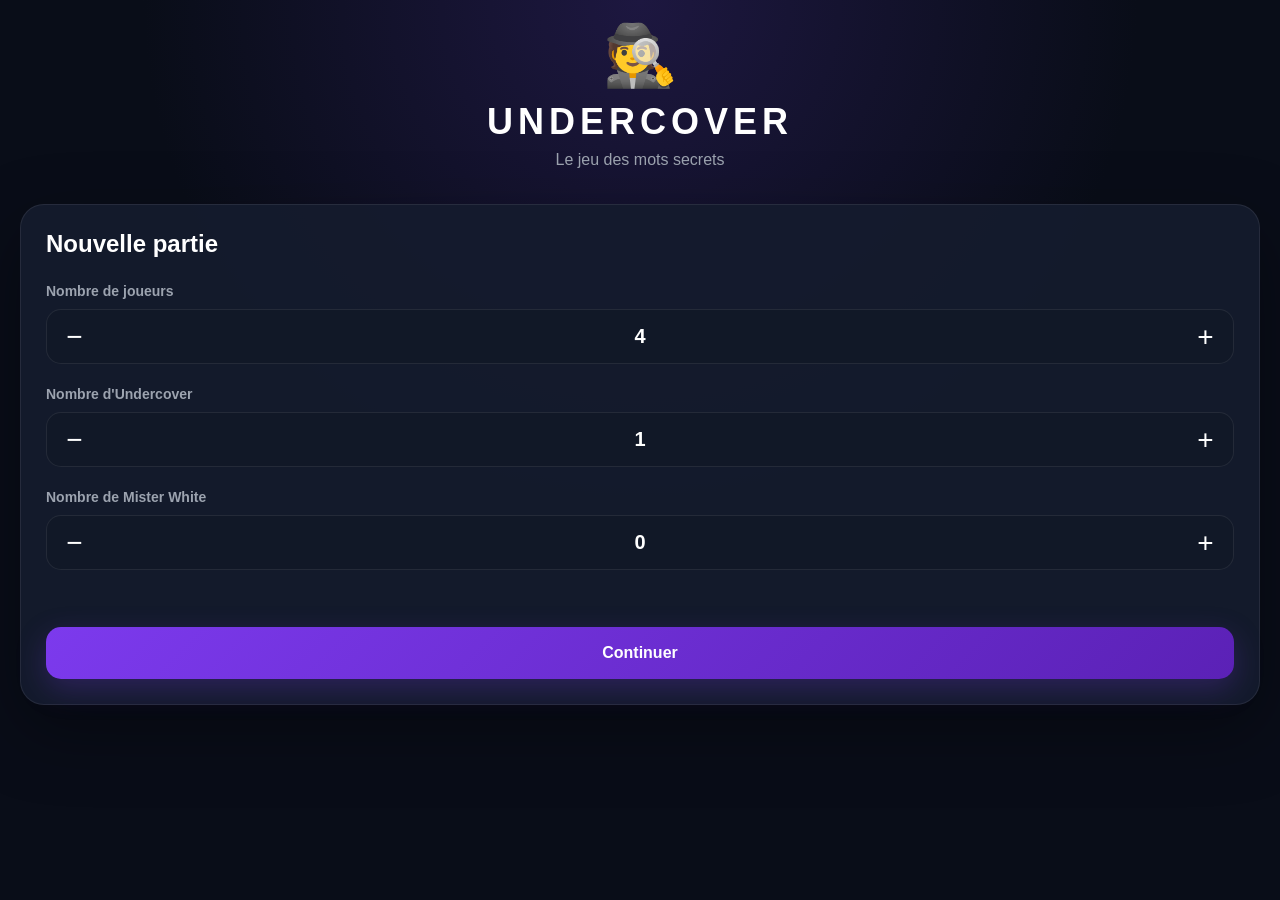
<file: index.html>
<!DOCTYPE html>
<html lang="fr">

<head>

    <meta charset="UTF-8">

    <meta
        name="viewport"
        content="width=device-width, initial-scale=1.0, viewport-fit=cover"
    >

    <meta
        name="theme-color"
        content="#111827"
    >

    <title>Undercover</title>

    <link
        rel="stylesheet"
        href="style.css"
    >

</head>


<body>

<main class="app">


    <!-- ==================================================
         ÉCRAN D'ACCUEIL
    ================================================== -->

    <section
        id="homeScreen"
        class="screen active"
    >

        <div class="logo">

            <div class="logo-icon">
                🕵️
            </div>

            <h1>
                UNDERCOVER
            </h1>

            <p>
                Le jeu des mots secrets
            </p>

        </div>


        <div class="card">

            <h2>
                Nouvelle partie
            </h2>


            <!-- Nombre de joueurs -->

            <div class="form-group">

                <label>
                    Nombre de joueurs
                </label>

                <div class="number-control">

                    <button
                        type="button"
                        id="decreasePlayers"
                    >
                        −
                    </button>

                    <span id="playerCountDisplay">
                        4
                    </span>

                    <button
                        type="button"
                        id="increasePlayers"
                    >
                        +
                    </button>

                </div>

            </div>


            <!-- Nombre d'Undercover -->

            <div class="form-group">

                <label>
                    Nombre d'Undercover
                </label>

                <div class="number-control">

                    <button
                        type="button"
                        id="decreaseUndercover"
                    >
                        −
                    </button>

                    <span id="undercoverCountDisplay">
                        1
                    </span>

                    <button
                        type="button"
                        id="increaseUndercover"
                    >
                        +
                    </button>

                </div>

            </div>


            <!-- Nombre de Mister White -->

            <div class="form-group">

                <label>
                    Nombre de Mister White
                </label>

                <div class="number-control">

                    <button
                        type="button"
                        id="decreaseWhite"
                    >
                        −
                    </button>

                    <span id="whiteCountDisplay">
                        0
                    </span>

                    <button
                        type="button"
                        id="increaseWhite"
                    >
                        +
                    </button>

                </div>

            </div>


            <div
                id="configurationMessage"
                class="message"
            ></div>


            <button
                id="continueToNames"
                class="primary-button"
            >
                Continuer
            </button>

        </div>

    </section>



    <!-- ==================================================
         ÉCRAN DES NOMS
    ================================================== -->

    <section
        id="namesScreen"
        class="screen"
    >

        <div class="top-bar">

            <button
                id="backToHome"
                class="icon-button"
            >
                ←
            </button>

            <div>

                <h2>
                    Les joueurs
                </h2>

                <p>
                    Entrez le nom de chacun
                </p>

            </div>

        </div>


        <div
            id="playersInputs"
            class="players-inputs"
        ></div>


        <button
            id="startGame"
            class="primary-button"
        >
            🎮 Commencer la distribution
        </button>

    </section>



    <!-- ==================================================
         ÉCRAN DISTRIBUTION / JEU
    ================================================== -->

    <section
        id="distributionScreen"
        class="screen"
    >


        <!-- En-tête -->

        <div class="game-header">

            <div>

                <span class="small-label">
                    PARTIE EN COURS
                </span>

                <h2>
                    Undercover
                </h2>

            </div>


            <button
                id="newRound"
                class="small-button"
            >
                Nouvelle partie
            </button>

        </div>



        <!-- Indication du tour -->

        <div
            class="turn-box"
            id="turnBox"
        >

            <span
                class="turn-label"
                id="turnLabel"
            >
                DISTRIBUTION DES INFORMATIONS
            </span>


            <strong
                id="currentTurnName"
            >
                Au tour du joueur 1
            </strong>

        </div>



        <!-- Instruction -->

        <p
            class="instruction"
            id="gameInstruction"
        >
            Le joueur indiqué doit cliquer sur son profil.
            Les autres joueurs ne doivent pas regarder.
        </p>



        <!-- ==================================================
             COMMENCER LA PARTIE
        ================================================== -->

        <button
            id="startParticipation"
            class="primary-button"
            style="display: none;"
        >
            🎮 Commencer la partie
        </button>



        <!-- ==================================================
             REVOIR UN PROFIL
        ================================================== -->

        <button
            id="reviewProfileButton"
            class="secondary-button"
            style="display: none;"
        >
            🔎 Revoir un profil
        </button>



        <!-- ==================================================
             JOUEUR SUIVANT
        ================================================== -->

        <button
            id="nextTurn"
            class="primary-button"
            style="display: none;"
        >
            ▶ Joueur suivant
        </button>



        <!-- ==================================================
             PROFILS DES JOUEURS
        ================================================== -->

        <div
            id="playerCards"
            class="player-cards"
        ></div>

    </section>



    <!-- ==================================================
         MODALE : INFORMATION SECRÈTE
    ================================================== -->

    <div
        id="roleModal"
        class="modal hidden"
    >

        <div class="modal-content">

            <div
                id="roleIcon"
                class="role-icon"
            >
                🔐
            </div>


            <span
                id="roleLabel"
                class="role-label"
            >
                TON INFORMATION SECRÈTE
            </span>


            <h2 id="roleTitle">
                Ton mot secret
            </h2>


            <p id="roleDescription">
                Mémorise cette information puis cache-la.
            </p>


            <div
                id="secretWordContainer"
                class="secret-word"
            >

                <span>
                    Ton mot
                </span>


                <strong
                    id="secretWord"
                ></strong>

            </div>


            <button
                id="hideRole"
                class="primary-button"
            >
                OK, cacher
            </button>

        </div>

    </div>



    <!-- ==================================================
         MODALE : REVOIR UN PROFIL
    ================================================== -->

    <div
        id="reviewModal"
        class="modal hidden"
    >

        <div class="modal-content">

            <h2>
                Revoir un profil
            </h2>


            <p id="reviewInstruction">
                Choisis le profil à consulter.
            </p>


            <div
                id="reviewPlayerList"
                class="review-player-list"
            ></div>


            <button
                id="closeReview"
                class="secondary-button"
            >
                Fermer
            </button>

        </div>

    </div>



    <!-- ==================================================
         MODALE : CHOISIR LE JOUEUR À ÉLIMINER
    ================================================== -->

    <div
        id="eliminationModal"
        class="modal hidden"
    >

        <div class="modal-content">

            <h2>
                Élimination
            </h2>


            <p>
                Choisissez le joueur qui doit être éliminé.
            </p>


            <div
                id="eliminationPlayerList"
                class="review-player-list"
            ></div>


            <button
                id="cancelElimination"
                class="secondary-button"
            >
                Annuler
            </button>

        </div>

    </div>



    <!-- ==================================================
         MODALE : RÔLE DU JOUEUR ÉLIMINÉ
    ================================================== -->

    <div
        id="eliminationRevealModal"
        class="modal hidden"
    >

        <div class="modal-content">

            <div
                id="eliminationRoleIcon"
                class="role-icon"
            >
                👤
            </div>


            <span class="role-label">
                JOUEUR ÉLIMINÉ
            </span>


            <h2 id="eliminationRoleTitle">
                Civil
            </h2>


            <p id="eliminationRoleDescription">
                Son rôle était...
            </p>


            <button
                id="closeEliminationReveal"
                class="primary-button"
            >
                Continuer
            </button>

        </div>

    </div>



    <!-- ==================================================
         MODALE : MISTER WHITE DEVINE LE MOT
    ================================================== -->

    <div
        id="whiteGuessModal"
        class="modal hidden"
    >

        <div class="modal-content">

            <div class="role-icon">
                🤍
            </div>


            <h2>
                Mister White
            </h2>


            <p>
                Tu as été éliminé.
                Quel est le mot des Civils ?
            </p>


            <input
                id="whiteGuessInput"
                type="text"
                placeholder="Écris le mot..."
                maxlength="50"
                autocomplete="off"
            >


            <button
                id="validateWhiteGuess"
                class="primary-button"
            >
                Valider
            </button>

        </div>

    </div>



    <!-- ==================================================
         MODALE : FIN DE PARTIE
    ================================================== -->

    <div
        id="gameOverModal"
        class="modal hidden"
    >

        <div class="modal-content">

            <div class="role-icon">
                🏆
            </div>


            <h2 id="gameOverTitle">
                Fin de partie
            </h2>


            <p
                id="gameOverDescription"
            ></p>


            <button
                id="newRoundAfterGame"
                class="primary-button"
            >
                🔄 Nouvelle partie
            </button>


            <button
                id="backToMenuAfterGame"
                class="secondary-button"
            >
                ← Retour au menu
            </button>

        </div>

    </div>

</main>


<script src="script.js"></script>

</body>

</html>
</file>
<file: style.css>
/* =========================================
   RESET
========================================= */

* {
    box-sizing: border-box;
    margin: 0;
    padding: 0;
}

:root {
    --background: #090d18;
    --background-light: #111827;

    --card: #151c2e;
    --card-light: #1c263b;

    --primary: #7c3aed;
    --primary-light: #9f67ff;

    --text: #ffffff;
    --text-secondary: #9ca3af;

    --danger: #ef4444;
    --success: #22c55e;

    --border: rgba(255, 255, 255, 0.08);
}


/* =========================================
   HTML / BODY
   Compatible iPhone / Safari
========================================= */

html {
    width: 100%;
    min-height: 100%;
    background: var(--background);
    background:
        radial-gradient(
            circle at top,
            #1d1740 0%,
            var(--background) 45%
        );
}

body {
    width: 100%;
    min-width: 100%;
    min-height: 100%;
    min-height: 100dvh;

    margin: 0;

    font-family:
        Inter,
        -apple-system,
        BlinkMacSystemFont,
        "Segoe UI",
        Roboto,
        sans-serif;

    color: var(--text);

    overflow-x: hidden;

    background:
        radial-gradient(
            circle at top,
            #1d1740 0%,
            var(--background) 45%
        );

    background-color: var(--background);
}



/* =========================================
   APP
========================================= */
.app {
    width: 100%;
    max-width: 600px;

    margin: 0 auto;

    min-height: 100dvh;

    padding-top: max(20px, env(safe-area-inset-top));
    padding-right: max(20px, env(safe-area-inset-right));
    padding-bottom: max(20px, env(safe-area-inset-bottom));
    padding-left: max(20px, env(safe-area-inset-left));
}


/* =========================================
   SCREENS
========================================= */

.screen {
    display: none;
    width: 100%;
    min-height: 100%;
}

.screen.active {
    display: flex;
    flex-direction: column;
}


/* =========================================
   HOME
========================================= */

#homeScreen {
    justify-content: center;
}

.logo {
    text-align: center;
    margin-bottom: 35px;
}

.logo-icon {
    font-size: 60px;
    margin-bottom: 10px;
}

.logo h1 {
    font-size: 36px;
    letter-spacing: 5px;
    color: #ffffff;
}

.logo p {
    color: var(--text-secondary);
    margin-top: 8px;
}


/* =========================================
   CARD
========================================= */

.card {
    background: rgba(21, 28, 46, 0.92);

    border: 1px solid var(--border);

    border-radius: 24px;

    padding: 25px;

    box-shadow:
        0 25px 70px rgba(0, 0, 0, 0.35);
}

.card h2 {
    font-size: 24px;
    margin-bottom: 25px;
}


/* =========================================
   FORMS
========================================= */

.form-group {
    margin-bottom: 22px;
}

.form-group label {
    display: block;

    font-size: 14px;
    font-weight: 600;

    color: var(--text-secondary);

    margin-bottom: 10px;
}


/* =========================================
   NUMBER CONTROLS
========================================= */

.number-control {
    display: flex;
    align-items: center;
    justify-content: space-between;

    background: var(--background-light);

    border: 1px solid var(--border);

    border-radius: 15px;

    height: 55px;
}

.number-control button {
    width: 55px;
    height: 100%;

    border: none;

    background: transparent;

    color: white;

    font-size: 28px;

    cursor: pointer;

    transition: 0.2s;
}

.number-control button:hover {
    background: rgba(255, 255, 255, 0.05);
}

.number-control span {
    font-size: 20px;
    font-weight: 700;
}


/* =========================================
   BUTTONS
========================================= */

button {
    font-family: inherit;
}

.primary-button {
    width: 100%;

    border: none;
    border-radius: 15px;

    padding: 17px 20px;

    background:
        linear-gradient(
            135deg,
            var(--primary),
            #5b21b6
        );

    color: white;

    font-size: 16px;
    font-weight: 700;

    cursor: pointer;

    box-shadow:
        0 10px 30px rgba(124, 58, 237, 0.25);

    transition:
        transform 0.2s,
        box-shadow 0.2s;
}

.primary-button:hover {
    transform: translateY(-2px);

    box-shadow:
        0 15px 35px rgba(124, 58, 237, 0.4);
}

.primary-button:active {
    transform: scale(0.98);
}

.small-button {
    border: 1px solid var(--border);

    background: var(--card);

    color: var(--text-secondary);

    padding: 9px 13px;

    border-radius: 10px;

    font-size: 12px;

    cursor: pointer;
}

.icon-button {
    width: 45px;
    height: 45px;

    border: 1px solid var(--border);

    border-radius: 13px;

    background: var(--card);

    color: white;

    font-size: 22px;

    cursor: pointer;
}


/* =========================================
   MESSAGES
========================================= */

.message {
    min-height: 20px;

    margin-bottom: 15px;

    color: #fca5a5;

    font-size: 13px;

    text-align: center;
}


/* =========================================
   NAMES SCREEN
========================================= */

.top-bar {
    display: flex;
    align-items: center;
    gap: 15px;

    margin-bottom: 25px;
}

.top-bar h2 {
    font-size: 25px;
}

.top-bar p {
    color: var(--text-secondary);
    font-size: 13px;
    margin-top: 3px;
}

.players-inputs {
    display: flex;
    flex-direction: column;

    gap: 12px;

    margin-bottom: 20px;
}

.player-input {
    display: flex;
    align-items: center;

    gap: 12px;
}

.player-number {
    min-width: 38px;
    height: 38px;

    display: flex;
    align-items: center;
    justify-content: center;

    border-radius: 50%;

    background: var(--card);

    color: var(--text-secondary);

    font-size: 13px;
    font-weight: 700;
}

.player-input input {
    width: 100%;

    padding: 15px;

    border-radius: 13px;

    border: 1px solid var(--border);

    outline: none;

    background: var(--card);

    color: white;

    font-size: 16px;
}

.player-input input:focus {
    border-color: var(--primary);
}

.player-input input::placeholder {
    color: #6b7280;
}


/* =========================================
   GAME HEADER
========================================= */

.game-header {
    display: flex;
    align-items: center;
    justify-content: space-between;

    margin-bottom: 20px;
}

.small-label {
    color: var(--primary-light);

    font-size: 10px;
    font-weight: 800;

    letter-spacing: 2px;
}

.game-header h2 {
    font-size: 25px;
    margin-top: 5px;
}

.instruction {
    color: var(--text-secondary);

    font-size: 14px;
    line-height: 1.5;

    margin-bottom: 25px;
}


/* =========================================
   PLAYER CARDS
========================================= */

.player-cards {
    display: grid;

    grid-template-columns: repeat(2, 1fr);

    gap: 15px;
}

.player-card {
    position: relative;

    min-height: 145px;

    border-radius: 20px;

    border: 1px solid var(--border);

    background:
        linear-gradient(
            145deg,
            #1a2235,
            #101625
        );

    display: flex;

    flex-direction: column;

    align-items: center;
    justify-content: center;

    cursor: pointer;

    overflow-x: hidden;
    overflow-y: auto;

    transition:
        transform 0.2s,
        border-color 0.2s;
}

.player-card:hover {
    transform: translateY(-3px);

    border-color: rgba(124, 58, 237, 0.6);
}

.player-card.revealed {
    opacity: 0.45;
}

.player-avatar {
    width: 60px;
    height: 60px;

    border-radius: 50%;

    display: flex;
    align-items: center;
    justify-content: center;

    background:
        linear-gradient(
            135deg,
            #7c3aed,
            #4c1d95
        );

    font-size: 25px;

    margin-bottom: 10px;
}

.player-name {
    font-weight: 700;
    font-size: 15px;

    max-width: 90%;

    white-space: nowrap;
    overflow: hidden;
    text-overflow: ellipsis;
}

.player-status {
    margin-top: 5px;

    color: var(--text-secondary);

    font-size: 11px;
}


/* =========================================
   MODAL
========================================= */

.modal {
    position: fixed;

    inset: 0;

    z-index: 100;

    display: flex;

    align-items: center;
    justify-content: center;

    padding:
        max(20px, env(safe-area-inset-top))
        max(20px, env(safe-area-inset-right))
        max(20px, env(safe-area-inset-bottom))
        max(20px, env(safe-area-inset-left));

    background:
        rgba(0, 0, 0, 0.8);

    backdrop-filter: blur(10px);
    -webkit-backdrop-filter: blur(10px);
}

.modal.hidden {
    display: none;
}

.modal-content {
    width: 100%;
    max-width: 400px;

    max-height: calc(100dvh - 40px);

    overflow-y: auto;

    background:
        linear-gradient(
            160deg,
            #1d263c,
            #111827
        );

    border: 1px solid var(--border);

    border-radius: 28px;

    padding: 35px 25px;

    text-align: center;

    animation: modalAppear 0.25s ease;
}

@keyframes modalAppear {
    from {
        opacity: 0;
        transform: scale(0.9);
    }

    to {
        opacity: 1;
        transform: scale(1);
    }
}

.role-icon {
    width: 80px;
    height: 80px;

    border-radius: 50%;

    margin: 0 auto 20px;

    display: flex;
    align-items: center;
    justify-content: center;

    background:
        linear-gradient(
            135deg,
            #7c3aed,
            #4c1d95
        );

    font-size: 38px;
}

.role-label {
    display: block;

    color: var(--text-secondary);

    font-size: 11px;

    letter-spacing: 2px;

    margin-bottom: 7px;
}

#roleTitle {
    font-size: 32px;

    margin-bottom: 10px;
}

#roleDescription {
    color: var(--text-secondary);

    font-size: 14px;

    line-height: 1.5;

    margin-bottom: 20px;
}

.secret-word {
    background: rgba(124, 58, 237, 0.12);

    border: 1px solid rgba(124, 58, 237, 0.3);

    border-radius: 17px;

    padding: 18px;

    margin-bottom: 25px;
}

.secret-word span {
    display: block;

    color: var(--text-secondary);

    font-size: 11px;

    margin-bottom: 6px;
}

.secret-word strong {
    font-size: 25px;

    color: white;
}


/* =========================================
   READY SCREEN
========================================= */

#readyScreen {
    align-items: center;
    justify-content: center;

    text-align: center;
}

.ready-icon {
    font-size: 70px;

    margin-bottom: 20px;
}

#readyScreen h1 {
    font-size: 30px;

    margin-bottom: 12px;
}

#readyScreen > p {
    color: var(--text-secondary);

    line-height: 1.6;

    margin-bottom: 30px;
}

.summary-card {
    width: 100%;

    display: grid;

    grid-template-columns: repeat(3, 1fr);

    background: var(--card);

    border: 1px solid var(--border);

    border-radius: 20px;

    padding: 20px;

    margin-bottom: 25px;
}

.summary-card div {
    display: flex;

    flex-direction: column;

    gap: 6px;
}

.summary-card span {
    color: var(--text-secondary);

    font-size: 11px;
}

.summary-card strong {
    font-size: 22px;
}


/* =========================================
   RESPONSIVE
========================================= */

@media (max-width: 420px) {

    .app {
        padding-top: max(15px, env(safe-area-inset-top));
        padding-right: max(15px, env(safe-area-inset-right));
        padding-bottom: max(15px, env(safe-area-inset-bottom));
        padding-left: max(15px, env(safe-area-inset-left));
    }

    .logo {
        margin-bottom: 25px;
    }

    .logo-icon {
        font-size: 50px;
    }

    .logo h1 {
        font-size: 30px;
        letter-spacing: 4px;
    }

    .logo p {
        font-size: 13px;
    }

    .card {
        padding: 20px;
        border-radius: 20px;
    }

    .card h2 {
        font-size: 22px;
        margin-bottom: 20px;
    }

    .player-cards {
        gap: 10px;
    }

    .player-card {
        min-height: 130px;
        border-radius: 17px;
    }

    .player-avatar {
        width: 52px;
        height: 52px;
        font-size: 22px;
    }

    .player-name {
        font-size: 14px;
    }

    .game-header h2 {
        font-size: 22px;
    }

    .small-button {
        font-size: 10px;
    }

    .top-bar h2 {
        font-size: 22px;
    }

    .summary-card {
        padding: 15px 10px;
    }

    .summary-card strong {
        font-size: 19px;
    }

    .summary-card span {
        font-size: 10px;
    }

    .ready-icon {
        font-size: 55px;
    }

    #readyScreen h1 {
        font-size: 26px;
    }
}


/* =========================================
   VERY SMALL IPHONES
========================================= */

@media (max-width: 375px) {

    .app {
        padding-top: max(12px, env(safe-area-inset-top));
        padding-right: max(12px, env(safe-area-inset-right));
        padding-bottom: max(12px, env(safe-area-inset-bottom));
        padding-left: max(12px, env(safe-area-inset-left));
    }

    .logo {
        margin-bottom: 20px;
    }

    .logo-icon {
        font-size: 42px;
    }

    .logo h1 {
        font-size: 27px;
    }

    .card {
        padding: 17px;
    }

    .player-card {
        min-height: 120px;
    }

    .player-avatar {
        width: 48px;
        height: 48px;
        font-size: 20px;
    }
}


/* =========================================
   LANDSCAPE IPHONE
========================================= */

@media (max-height: 500px) and (orientation: landscape) {

    .app {
        padding-top: max(10px, env(safe-area-inset-top));
        padding-bottom: max(10px, env(safe-area-inset-bottom));
    }

    .screen {
        min-height: auto;
    }

    #homeScreen {
        justify-content: flex-start;
    }

    .logo {
        margin-bottom: 15px;
    }

    .logo-icon {
        font-size: 35px;
        margin-bottom: 5px;
    }

    .logo h1 {
        font-size: 25px;
    }

    .card {
        padding: 15px;
    }
}


/* =========================================
   SCROLLBAR
========================================= */

::-webkit-scrollbar {
    width: 6px;
}

::-webkit-scrollbar-track {
    background: transparent;
}

::-webkit-scrollbar-thumb {
    background: #374151;

    border-radius: 10px;
}


/* =========================================
   READY BUTTONS
========================================= */

.ready-buttons {
    width: 100%;

    display: flex;

    flex-direction: column;

    gap: 12px;
}

.secondary-button {
    width: 100%;

    border: 1px solid var(--border);
    border-radius: 15px;

    padding: 17px 20px;

    background: var(--card);
    color: white;

    font-size: 16px;
    font-weight: 700;

    cursor: pointer;

    transition: 0.2s;
}

.secondary-button:hover {
    background: var(--card-light);

    transform: translateY(-2px);
}


/* =========================================
   TURN BOX
========================================= */

.turn-box {
    text-align: center;

    background:
        rgba(124, 58, 237, 0.12);

    border:
        1px solid rgba(124, 58, 237, 0.35);

    border-radius: 18px;

    padding: 18px;

    margin-bottom: 20px;
}

.turn-label {
    display: block;

    font-size: 10px;

    letter-spacing: 2px;

    color: var(--text-secondary);

    margin-bottom: 5px;
}

.turn-box strong {
    display: block;

    font-size: 24px;

    color: white;
}


/* =========================================
   REVIEW PLAYER LIST
========================================= */

.review-player-list {
    display: flex;

    flex-direction: column;

    gap: 10px;

    margin: 20px 0;
}

.review-player-button {
    width: 100%;

    display: flex;

    align-items: center;

    gap: 15px;

    padding: 12px;

    border: 1px solid var(--border);

    border-radius: 14px;

    background: var(--card);

    color: white;

    font-size: 16px;

    font-weight: 600;

    text-align: left;

    cursor: pointer;

    transition: 0.2s;
}

.review-player-button:hover {
    background: var(--card-light);

    border-color: var(--primary);

    transform: translateY(-2px);
}

.review-avatar {
    width: 42px;
    height: 42px;

    display: flex;

    align-items: center;
    justify-content: center;

    border-radius: 50%;

    background:
        linear-gradient(
            135deg,
            var(--primary),
            #4c1d95
        );

    flex-shrink: 0;

    font-weight: 800;
}


/* =========================================
   ELIMINATED PLAYER
========================================= */

.player-card.eliminated {
    opacity: 0.45;

    border-color: rgba(239, 68, 68, 0.5);

    filter: grayscale(0.4);
}

.player-card.eliminated .player-avatar {
    background: #7f1d1d;
}

.player-card.eliminated .player-name {
    color: #ef4444;

    text-decoration: line-through;
}

.player-card.eliminated .player-status {
    color: #ef4444;

    font-weight: 700;
}


/* =========================================
   WHITE GUESS INPUT
========================================= */

#whiteGuessInput {
    width: 100%;

    padding: 15px;

    margin: 20px 0;

    border-radius: 14px;

    border: 1px solid var(--border);

    outline: none;

    background: var(--background-light);

    color: white;

    font-size: 16px;
}

#whiteGuessInput:focus {
    border-color: var(--primary);
}


/* =========================================
   IOS INPUT FIX
========================================= */

input,
button,
textarea,
select {
    -webkit-appearance: none;
    appearance: none;
}

input {
    -webkit-user-select: text;
    user-select: text;
}

button {
    -webkit-tap-highlight-color: transparent;
}


/* =========================================
   PREVENT HORIZONTAL OVERFLOW
========================================= */

html,
body,
.app {
    max-width: 100%;
    overflow-x: hidden;
}


/* =========================================
   MOBILE TOUCH
========================================= */

@media (hover: none) and (pointer: coarse) {

    .primary-button:hover,
    .secondary-button:hover,
    .player-card:hover,
    .review-player-button:hover {
        transform: none;
    }

    .number-control button,
    button {
        touch-action: manipulation;
    }
}
</file>
